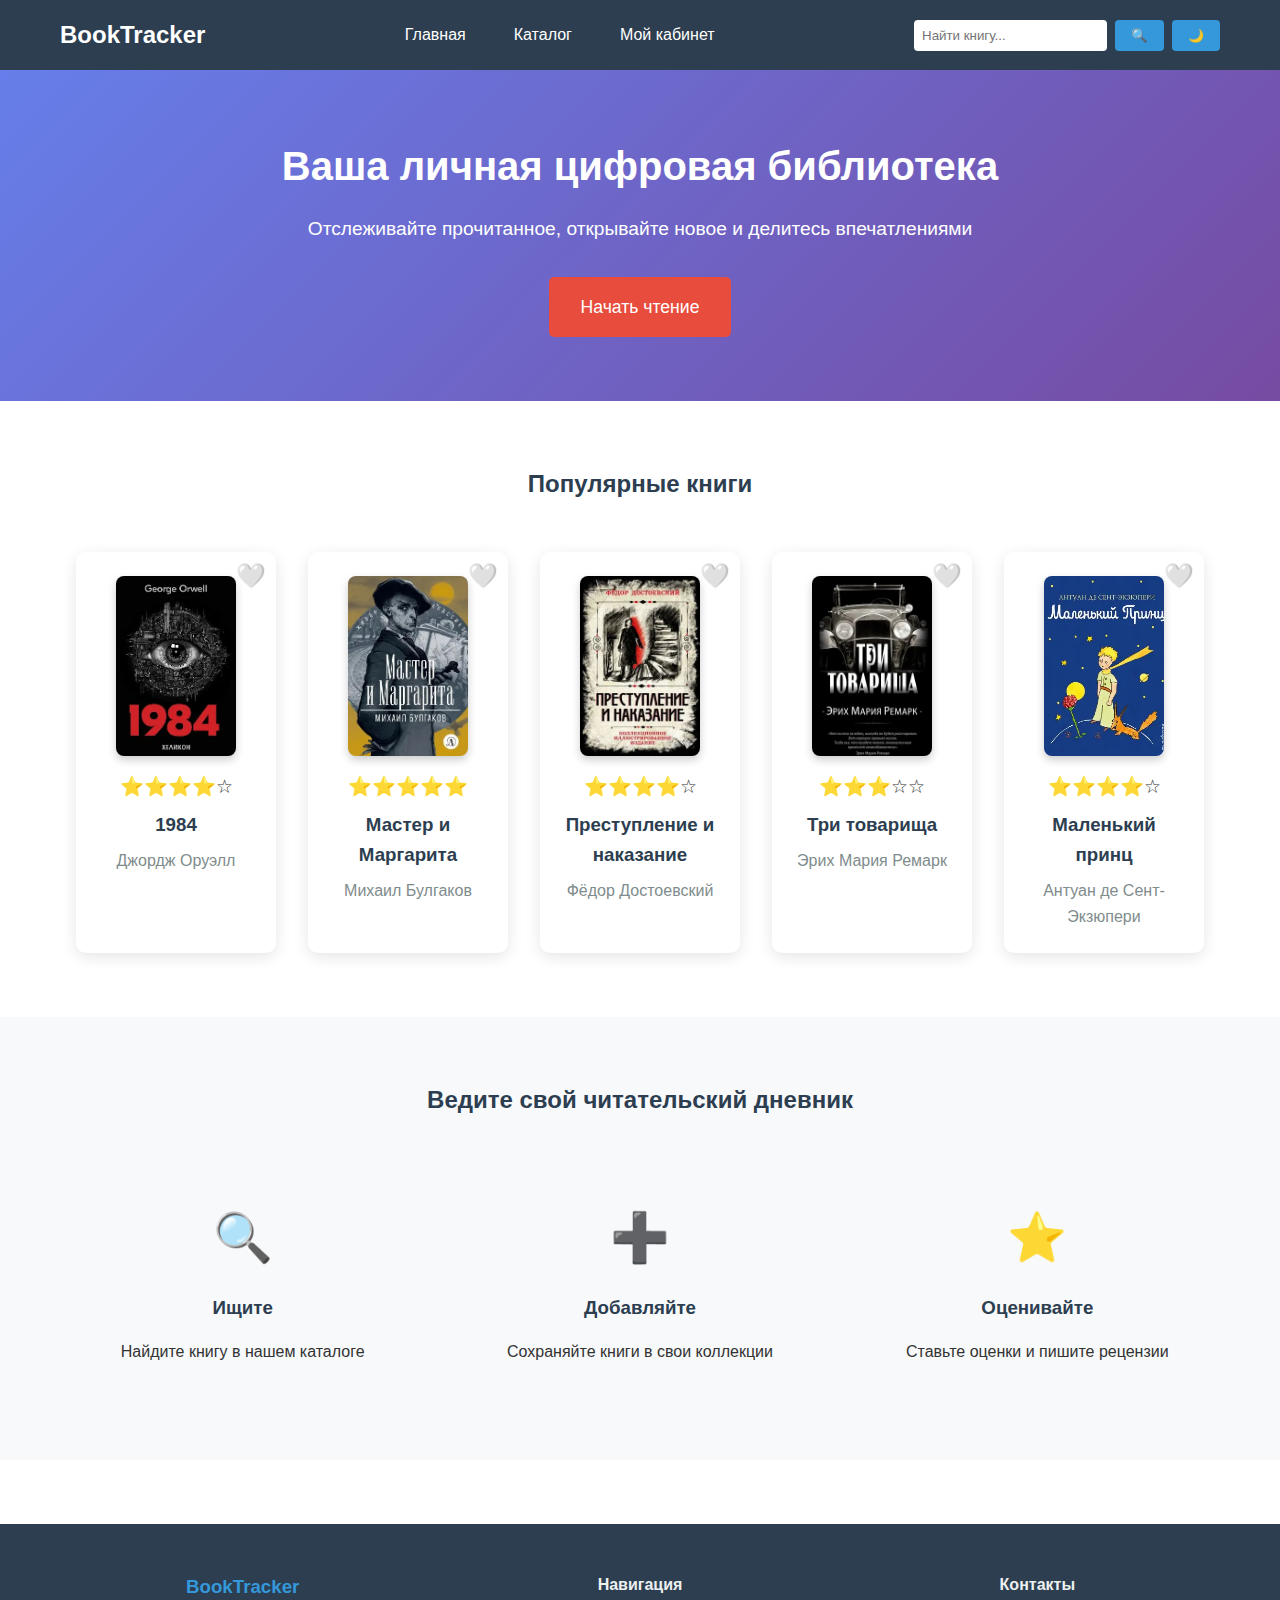
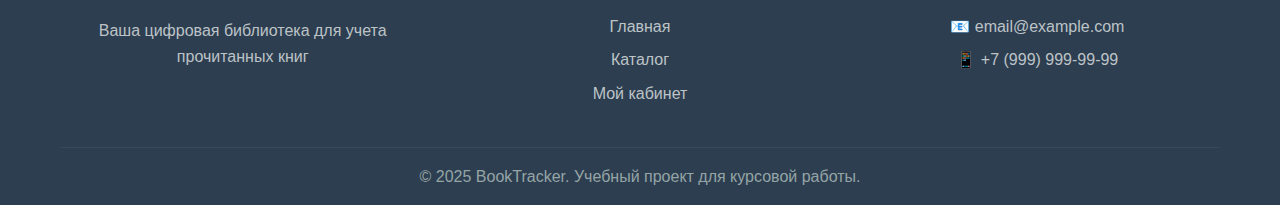
<file: index.html>
<!DOCTYPE html>
<html lang="ru">
<head>
    <meta charset="UTF-8">
    <meta name="viewport" content="width=device-width, initial-scale=1.0">
    <title>BookTracker - Ваша цифровая библиотека</title>
    <link rel="stylesheet" href="css/style.css">
</head>
<body>
    <header class="header">
        <div class="container">
            <div class="logo">BookTracker</div>
            <nav class="nav">
                <a href="index.html" class="nav-link">Главная</a>
                <a href="catalog.html" class="nav-link">Каталог</a>
                <a href="profile.html" class="nav-link">Мой кабинет</a>
            </nav>
           <div class="search">
                <input type="text" placeholder="Найти книгу..." id="searchInput">
                <button onclick="searchBooks()">🔍</button>
                <button class="theme-toggle" onclick="toggleTheme()">🌙</button>
            </div>
        </div>
    </header>

    <section class="hero">
        <div class="container">
            <h1>Ваша личная цифровая библиотека</h1>
            <p>Отслеживайте прочитанное, открывайте новое и делитесь впечатлениями</p>
            <a href="catalog.html" class="btn">Начать чтение</a>
        </div>
    </section>

    <section class="popular">
        <div class="container">
            <h2>Популярные книги</h2>
            <div class="books-grid">
    <div class="book-card" onclick="openBook(1)">
        <div class="book-cover" style="background-image: url('images/1984.webp')"></div>
        <div class="book-rating">⭐️⭐️⭐️⭐️☆</div>
        <h3>1984</h3>
        <p>Джордж Оруэлл</p>
        <button class="favorite-btn" onclick="toggleFavorite(event, 1)">🤍</button>
    </div>
    <div class="book-card" onclick="openBook(2)">
        <div class="book-cover" style="background-image: url('images/master-margarita.webp')"></div>
        <div class="book-rating">⭐️⭐️⭐️⭐️⭐️</div>
        <h3>Мастер и Маргарита</h3>
        <p>Михаил Булгаков</p>
        <button class="favorite-btn" onclick="toggleFavorite(event, 2)">🤍</button>
    </div>
    <div class="book-card" onclick="openBook(3)">
        <div class="book-cover" style="background-image: url('images/prestuplenie.webp')"></div>
        <div class="book-rating">⭐️⭐️⭐️⭐️☆</div>
        <h3>Преступление и наказание</h3>
        <p>Фёдор Достоевский</p>
        <button class="favorite-btn" onclick="toggleFavorite(event, 3)">🤍</button>
    </div>
    <div class="book-card" onclick="openBook(4)">
        <div class="book-cover" style="background-image: url('images/tri-tovarishcha.webp')"></div>
        <div class="book-rating">⭐️⭐️⭐️☆☆</div>
        <h3>Три товарища</h3>
        <p>Эрих Мария Ремарк</p>
        <button class="favorite-btn" onclick="toggleFavorite(event, 4)">🤍</button>
    </div>
    <div class="book-card" onclick="openBook(5)">
        <div class="book-cover" style="background-image: url('images/malenkiy-prints.webp')"></div>
        <div class="book-rating">⭐️⭐️⭐️⭐️☆</div>
        <h3>Маленький принц</h3>
        <p>Антуан де Сент-Экзюпери</p>
        <button class="favorite-btn" onclick="toggleFavorite(event, 5)">🤍</button>
    </div>
</div>
        </div>
    </section>
    <section class="how-it-works">
    <div class="container">
        <h2>Ведите свой читательский дневник</h2>
        <div class="features">
            <div class="feature">
                <div class="feature-icon">🔍</div>
                <h3>Ищите</h3>
                <p>Найдите книгу в нашем каталоге</p>
            </div>
            <div class="feature">
                <div class="feature-icon">➕</div>
                <h3>Добавляйте</h3>
                <p>Сохраняйте книги в свои коллекции</p>
            </div>
            <div class="feature">
                <div class="feature-icon">⭐</div>
                <h3>Оценивайте</h3>
                <p>Ставьте оценки и пишите рецензии</p>
            </div>
        </div>
    </div>
</section>
    <footer class="footer">
    <div class="container">
        <div class="footer-content">
            <div class="footer-section">
                <h3>BookTracker</h3>
                <p>Ваша цифровая библиотека для учета прочитанных книг</p>
            </div>
            <div class="footer-section">
                <h4>Навигация</h4>
                <a href="index.html">Главная</a>
                <a href="catalog.html">Каталог</a>
                <a href="profile.html">Мой кабинет</a>
            </div>
            <div class="footer-section">
                <h4>Контакты</h4>
                <p>📧 email@example.com</p>
                <p>📱 +7 (999) 999-99-99</p>
            </div>
        </div>
        <div class="footer-bottom">
            <p>© 2025 BookTracker. Учебный проект для курсовой работы.</p>
        </div>
    </div>
</footer>

    <script src="js/script.js"></script>
</body>
</html>
</file>
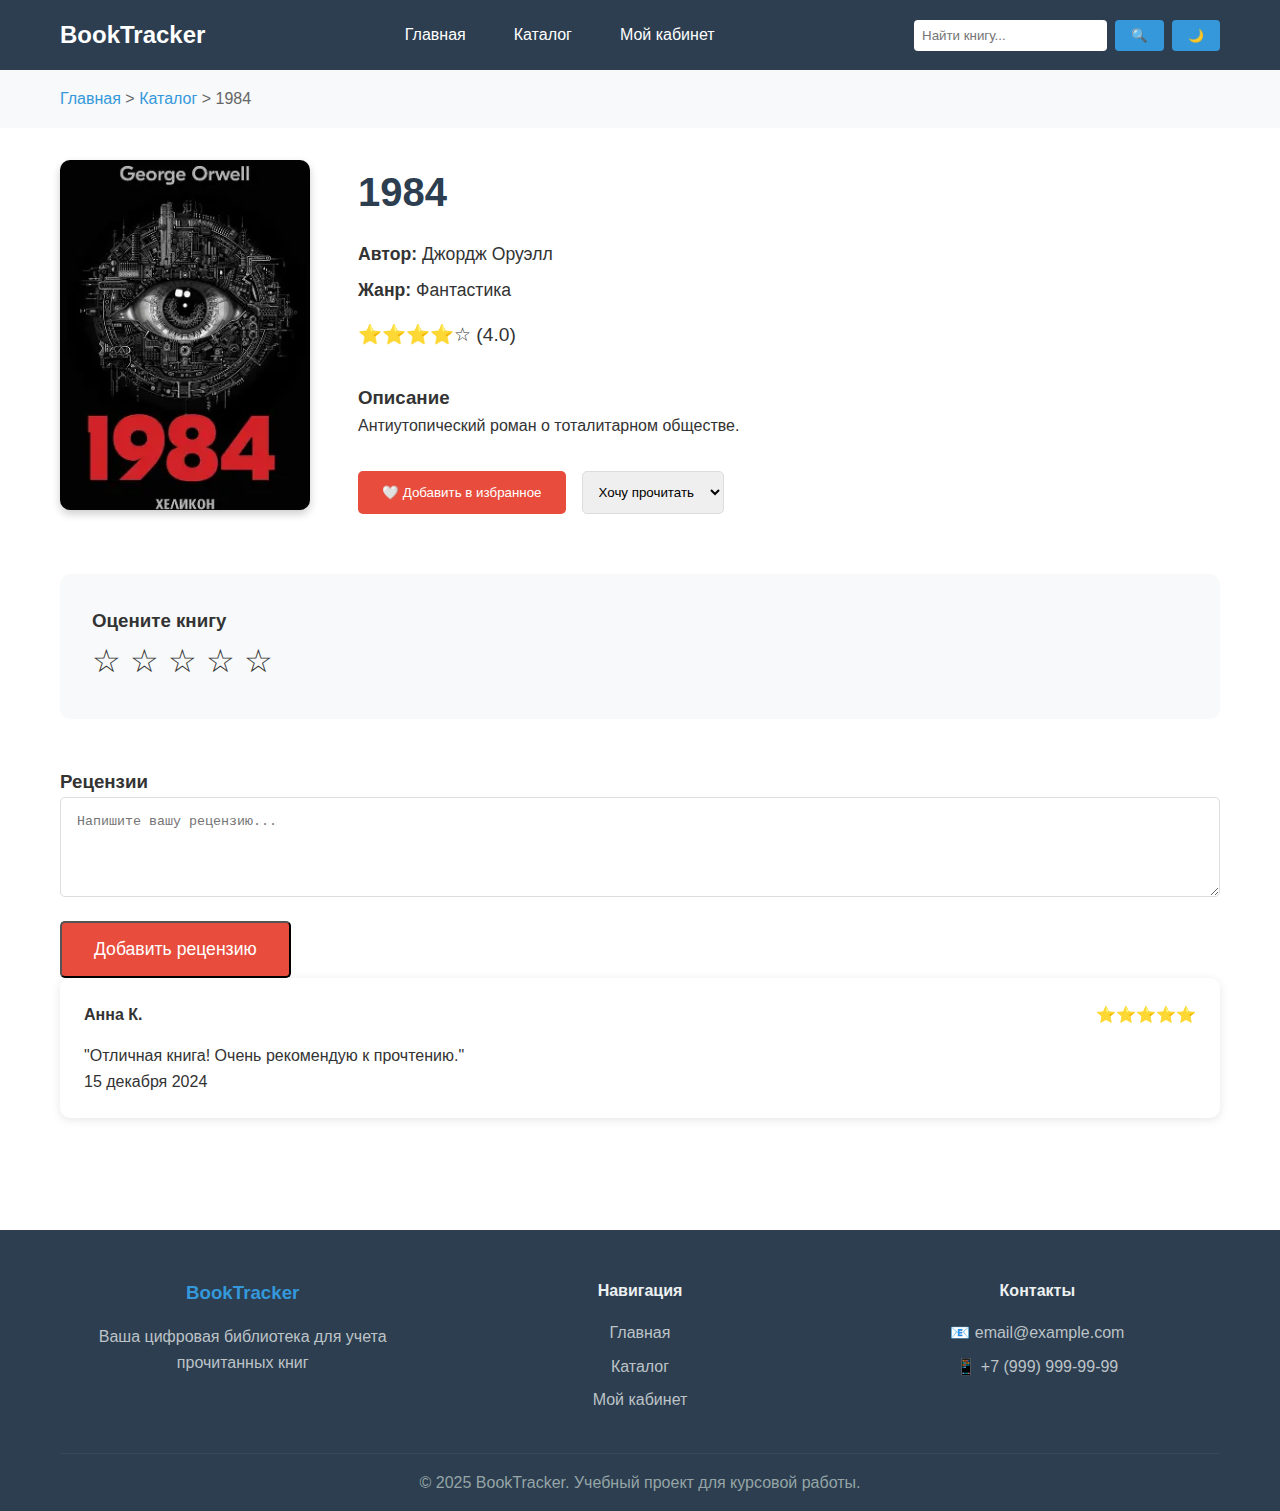
<file: book.html>
<!DOCTYPE html>
<html lang="ru">
<head>
    <meta charset="UTF-8">
    <meta name="viewport" content="width=device-width, initial-scale=1.0">
    <title>BookTracker</title>
    <link rel="stylesheet" href="css/style.css">
</head>
<body>
    <header class="header">
        <div class="container">
            <div class="logo">BookTracker</div>
            <nav class="nav">
                <a href="index.html" class="nav-link">Главная</a>
                <a href="catalog.html" class="nav-link">Каталог</a>
                <a href="profile.html" class="nav-link">Мой кабинет</a>
            </nav>
            <div class="search">
                <input type="text" placeholder="Найти книгу..." id="searchInput">
                <button onclick="searchBooks()">🔍</button>
                <button class="theme-toggle" onclick="toggleTheme()">🌙</button>
            </div>
        </div>
    </header>

    <div class="breadcrumbs">
        <div class="container">
            <a href="index.html">Главная</a> > 
            <a href="catalog.html">Каталог</a> > 
            <span id="bookTitle">Книга</span>
        </div>
    </div>

    <main class="main">
        <section class="book-detail">
            <div class="container">
                <div class="book-layout">
                    <div class="book-cover-large">
                        <div class="book-cover" id="bookCover" style="width: 250px; height: 350px; border-radius: 10px; background-size: cover; background-position: center;"></div>
                    </div>
                    
                    <div class="book-info">
                        <h1 id="bookTitleHeader">Название книги</h1>
                        <div class="book-meta">
                            <p><strong>Автор:</strong> <span id="bookAuthor">Автор</span></p>
                            <p><strong>Жанр:</strong> <span id="bookGenre">Жанр</span></p>
                            <div class="book-rating-large" id="bookRating">⭐️⭐️⭐️⭐️⭐️ (5.0)</div>
                        </div>
                        
                        <div class="book-description">
                            <h3>Описание</h3>
                            <p id="bookDescription">Описание книги появится здесь...</p>
                        </div>
                        
                        <div class="book-actions">
                            <button class="btn-favorite" id="favoriteBtn" onclick="toggleFavorite(event, getBookId())">🤍 Добавить в избранное</button>
                            <select class="btn-status">
                                <option>Хочу прочитать</option>
                                <option>Читаю сейчас</option>
                                <option>Прочитано</option>
                            </select>
                        </div>
                    </div>
                </div>
                
                <div class="rating-section">
                    <h3>Оцените книгу</h3>
                    <div class="star-rating">
                        <span onclick="rateBook(1)">☆</span>
                        <span onclick="rateBook(2)">☆</span>
                        <span onclick="rateBook(3)">☆</span>
                        <span onclick="rateBook(4)">☆</span>
                        <span onclick="rateBook(5)">☆</span>
                    </div>
                </div>
                
                <div class="reviews-section">
                    <h3>Рецензии</h3>
                    <div class="review-form">
                        <textarea placeholder="Напишите вашу рецензию..." id="reviewText"></textarea>
                        <button class="btn" onclick="addReview()">Добавить рецензию</button>
                    </div>
                    
                    <div class="reviews-list" id="reviewsList">
                        <div class="review">
                            <div class="review-header">
                                <strong>Анна К.</strong>
                                <div class="review-rating">⭐️⭐️⭐️⭐️⭐️</div>
                            </div>
                            <p>"Отличная книга! Очень рекомендую к прочтению."</p>
                            <div class="review-date">15 декабря 2024</div>
                        </div>
                    </div>
                </div>
            </div>
        </section>
    </main>

    <footer class="footer">
    <div class="container">
        <div class="footer-content">
            <div class="footer-section">
                <h3>BookTracker</h3>
                <p>Ваша цифровая библиотека для учета прочитанных книг</p>
            </div>
            <div class="footer-section">
                <h4>Навигация</h4>
                <a href="index.html">Главная</a>
                <a href="catalog.html">Каталог</a>
                <a href="profile.html">Мой кабинет</a>
            </div>
            <div class="footer-section">
                <h4>Контакты</h4>
                <p>📧 email@example.com</p>
                <p>📱 +7 (999) 999-99-99</p>
            </div>
        </div>
        <div class="footer-bottom">
            <p>© 2025 BookTracker. Учебный проект для курсовой работы.</p>
        </div>
    </div>
</footer>
 <script src="js/script.js"></script>
    <script>
        function getBookId() {
            const urlParams = new URLSearchParams(window.location.search);
            return parseInt(urlParams.get('id')) || 1;
        }

        function loadBookData() {
            const bookId = getBookId();
            const book = window.books.find(b => b.id === bookId) || window.books[0];
            
            if (book) {
                document.getElementById('bookTitle').textContent = book.title;
                document.getElementById('bookTitleHeader').textContent = book.title;
                document.getElementById('bookAuthor').textContent = book.author;
                document.getElementById('bookGenre').textContent = getGenreName(book.genre);
                document.getElementById('bookDescription').textContent = book.description;
                document.getElementById('bookCover').style.backgroundImage = `url('${book.coverImage}')`;
                
                const ratingElement = document.getElementById('bookRating');
                ratingElement.innerHTML = `${'⭐'.repeat(book.rating)}${'☆'.repeat(5-book.rating)} (${book.rating}.0)`;
                
                document.title = `${book.title} - BookTracker`;
                updateFavoriteButton();
            }
        }

        function getGenreName(genre) {
            const genres = {
                'fantasy': 'Фантастика',
                'classic': 'Классика', 
                'drama': 'Драма'
            };
            return genres[genre] || genre;
        }

        function updateFavoriteButton() {
            const favoriteBtn = document.getElementById('favoriteBtn');
            if (!favoriteBtn) return;
            
            const bookId = getBookId();
            const favorites = JSON.parse(localStorage.getItem('favorites')) || [];
            const isFavorite = favorites.includes(bookId);
            
            favoriteBtn.textContent = isFavorite ? '❤️ В избранном' : '🤍 Добавить в избранное';
        }

        function rateBook(rating) {
            const stars = document.querySelectorAll('.star-rating span');
            stars.forEach((star, index) => {
                star.textContent = index < rating ? '⭐' : '☆';
            });
            alert(`Вы поставили оценку: ${rating} звезд`);
        }

        function addReview() {
            const reviewText = document.getElementById('reviewText');
            if (!reviewText || reviewText.value.trim() === '') {
                alert('Введите текст рецензии!');
                return;
            }
            
            const reviewsList = document.getElementById('reviewsList');
            const newReview = document.createElement('div');
            newReview.className = 'review';
            newReview.innerHTML = `
                <div class="review-header">
                    <strong>Вы</strong>
                    <div class="review-rating">⭐️⭐️⭐️⭐️⭐️</div>
                </div>
                <p>"${reviewText.value}"</p>
                <div class="review-date">Только что</div>
            `;
            
            reviewsList.prepend(newReview);
            reviewText.value = '';
        }

        document.addEventListener('DOMContentLoaded', function() {
            loadBookData();
        });
    </script>
   
</body>
</html>
</file>
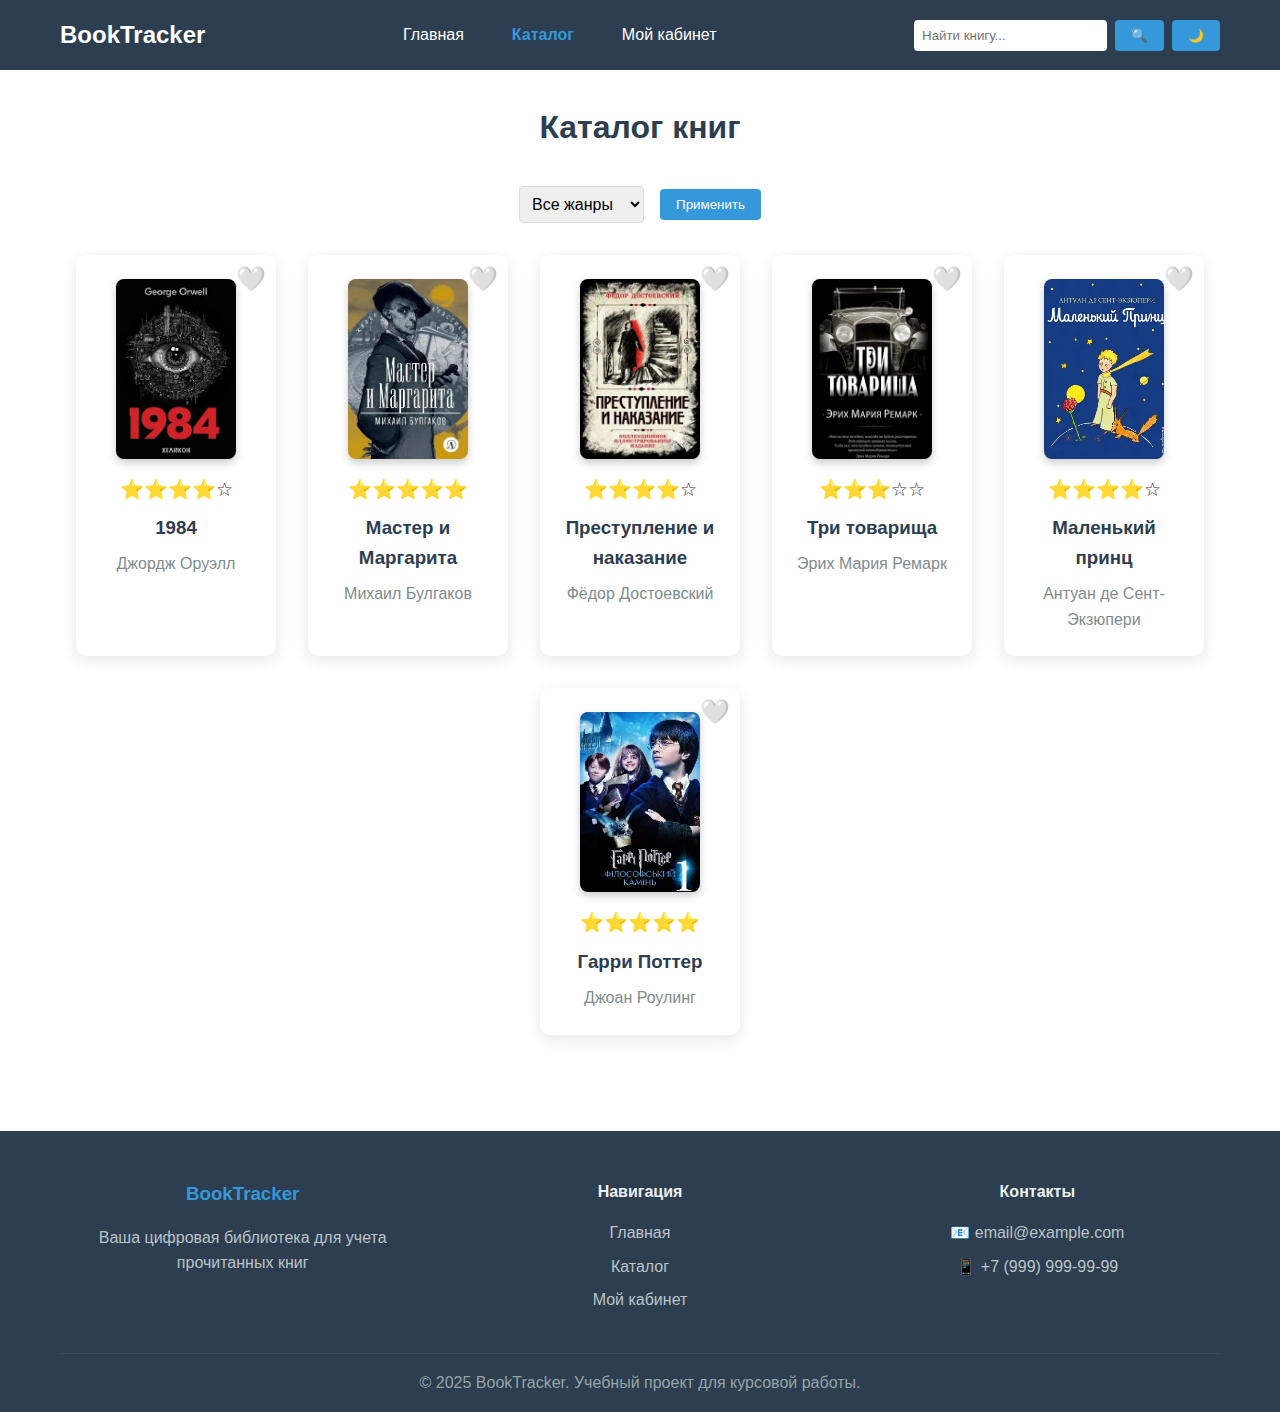
<file: catalog.html>
<!DOCTYPE html>
<html lang="ru">
<head>
    <meta charset="UTF-8">
    <meta name="viewport" content="width=device-width, initial-scale=1.0">
    <title>Каталог книг - BookTracker</title>
    <link rel="stylesheet" href="css/style.css">
</head>
<body>
    <header class="header">
        <div class="container">
            <div class="logo">BookTracker</div>
            <nav class="nav">
                <a href="index.html" class="nav-link">Главная</a>
                <a href="catalog.html" class="nav-link active">Каталог</a>
                <a href="profile.html" class="nav-link">Мой кабинет</a>
            </nav>
            <div class="search">
                <input type="text" placeholder="Найти книгу..." id="searchInput">
                <button onclick="searchBooks()">🔍</button>
                <button class="theme-toggle" onclick="toggleTheme()">🌙</button>
            </div>
        </div>
    </header>

    <main class="main">
        <section class="catalog">
            <div class="container">
                <h1>Каталог книг</h1>
                
                <div class="filters">
                    <select id="genreFilter">
                        <option value="all">Все жанры</option>
                        <option value="fantasy">Фантастика</option>
                        <option value="classic">Классика</option>
                        <option value="drama">Драма</option>
                    </select>
                    <button onclick="applyFilters()">Применить</button>
                </div>

                <div class="books-grid" id="booksGrid"></div>
            </div>
        </section>
    </main>

    <footer class="footer">
    <div class="container">
        <div class="footer-content">
            <div class="footer-section">
                <h3>BookTracker</h3>
                <p>Ваша цифровая библиотека для учета прочитанных книг</p>
            </div>
            <div class="footer-section">
                <h4>Навигация</h4>
                <a href="index.html">Главная</a>
                <a href="catalog.html">Каталог</a>
                <a href="profile.html">Мой кабинет</a>
            </div>
            <div class="footer-section">
                <h4>Контакты</h4>
                <p>📧 email@example.com</p>
                <p>📱 +7 (999) 999-99-99</p>
            </div>
        </div>
        <div class="footer-bottom">
            <p>© 2025 BookTracker. Учебный проект для курсовой работы.</p>
        </div>
    </div>
</footer>

    <script src="js/script.js"></script>
</body>
</html>
</file>
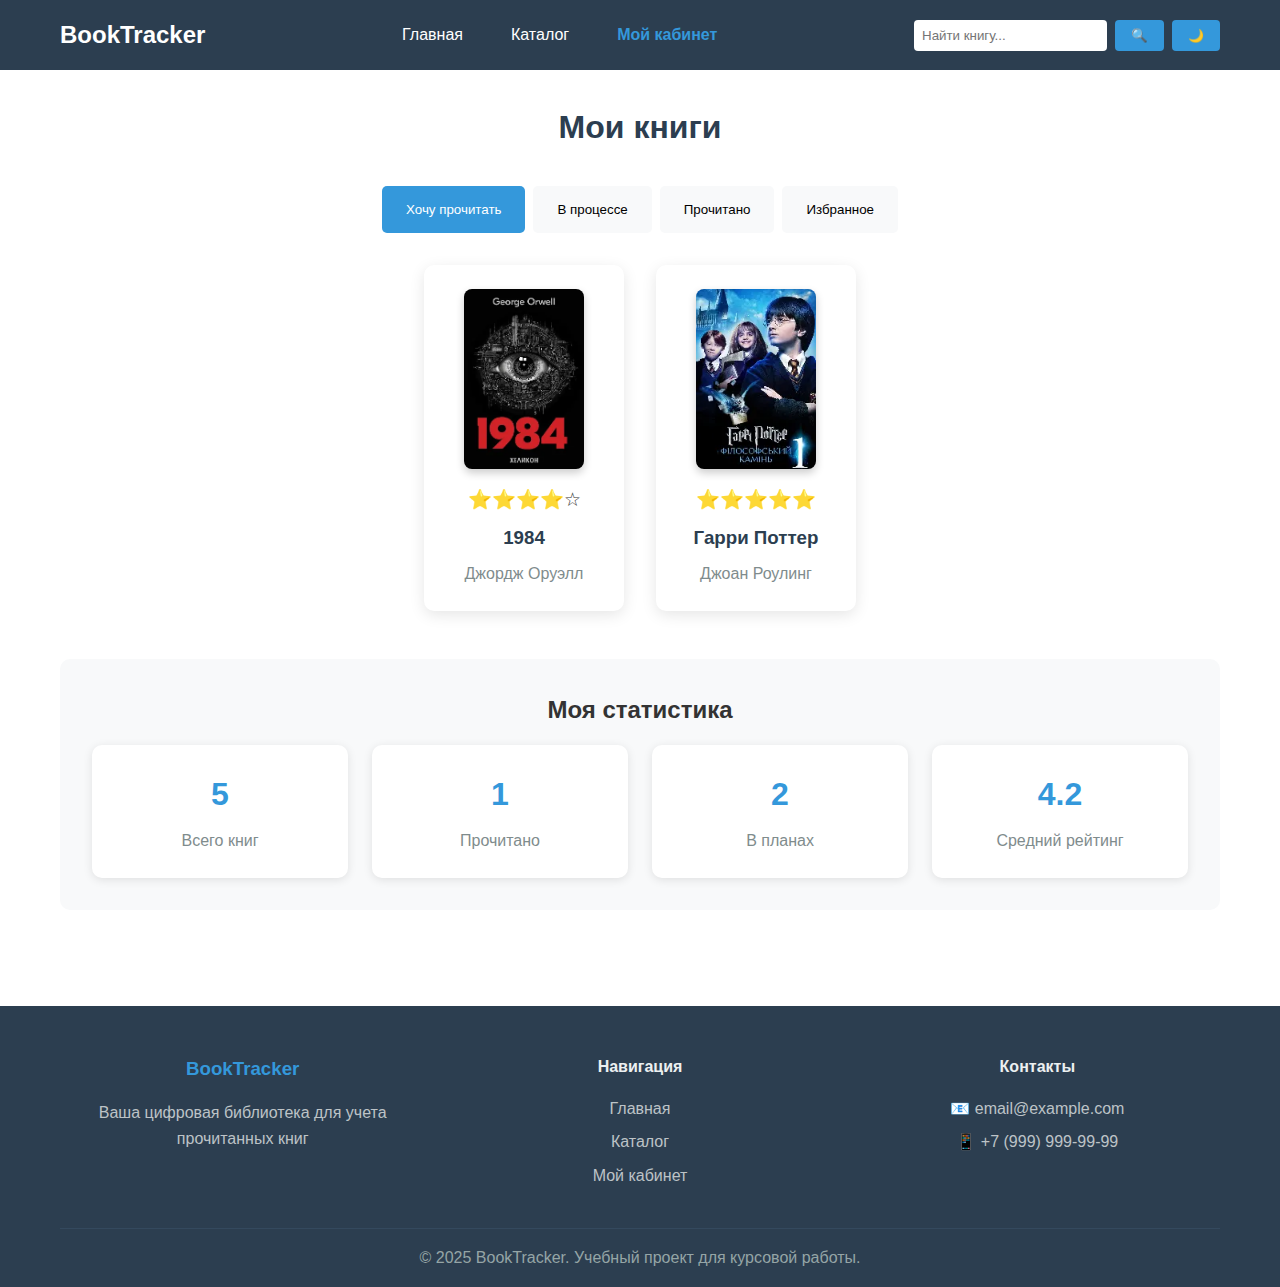
<file: profile.html>
<!DOCTYPE html>
<html lang="ru">
<head>
    <meta charset="UTF-8">
    <meta name="viewport" content="width=device-width, initial-scale=1.0">
    <title>Мой кабинет - BookTracker</title>
    <link rel="stylesheet" href="css/style.css">
</head>
<body>
    <header class="header">
        <div class="container">
            <div class="logo">BookTracker</div>
            <nav class="nav">
                <a href="index.html" class="nav-link">Главная</a>
                <a href="catalog.html" class="nav-link">Каталог</a>
                <a href="profile.html" class="nav-link active">Мой кабинет</a>
            </nav>
            <div class="search">
                <input type="text" placeholder="Найти книгу..." id="searchInput">
                <button onclick="searchBooks()">🔍</button>
                <button class="theme-toggle" onclick="toggleTheme()">🌙</button>
            </div>
        </div>
    </header>

    <main class="main">
        <section class="profile">
            <div class="container">
                <h1>Мои книги</h1>
                
               <div class="tabs">
                    <button class="tab-btn active" onclick="openTab('want-to-read', event)">Хочу прочитать</button>
                    <button class="tab-btn" onclick="openTab('reading', event)">В процессе</button>
                    <button class="tab-btn" onclick="openTab('read', event)">Прочитано</button>
                    <button class="tab-btn" onclick="openTab('favorites', event)">Избранное</button>
                </div>

                <div id="want-to-read" class="tab-content active">
                    <div class="books-grid">
                <div class="book-card">
                    <div class="book-cover" style="background-image: url('images/1984.webp')"></div>
                    <div class="book-rating">⭐️⭐️⭐️⭐️☆</div>
                    <h3>1984</h3>
                    <p>Джордж Оруэлл</p>
                    <button class="remove-btn" onclick="removeBook(this)">✕</button>
                </div>
                <div class="book-card">
                    <div class="book-cover" style="background-image: url('images/garri-potter.webp')"></div>
                    <div class="book-rating">⭐️⭐️⭐️⭐️⭐️</div>
                    <h3>Гарри Поттер</h3>
                    <p>Джоан Роулинг</p>
                    <button class="remove-btn" onclick="removeBook(this)">✕</button>
                </div>
                    </div>
                </div>

                <div id="reading" class="tab-content">
                    <div class="books-grid">
                       <div class="book-card">
                        <div class="book-cover" style="background-image: url('images/master-margarita.webp')"></div>
                        <div class="book-rating">⭐️⭐️⭐️⭐️⭐️</div>
                        <h3>Мастер и Маргарита</h3>
                        <p>Михаил Булгаков</p>
                        <button class="remove-btn" onclick="removeBook(this)">✕</button>
                    </div>
                    </div>
                </div>

                <div id="read" class="tab-content">
                    <div class="books-grid">
                        <div class="book-card">
                            <div class="book-cover" style="background-image: url('images/prestuplenie.webp')"></div>
                            <div class="book-rating">⭐️⭐️⭐️⭐️☆</div>
                            <h3>Преступление и наказание</h3>
                            <p>Фёдор Достоевский</p>
                            <button class="remove-btn" onclick="removeBook(this)">✕</button>
                        </div>
                    </div>
                </div>

                <div id="favorites" class="tab-content">
                    <div class="books-grid">
                        <div class="book-card">
                            <div class="book-cover" style="background-image: url('images/malenkiy-prints.webp')"></div>
                            <div class="book-rating">⭐️⭐️⭐️⭐️☆</div>
                            <h3>Маленький принц</h3>
                            <p>Антуан де Сент-Экзюпери</p>
                            <button class="remove-btn" onclick="removeBook(this)">✕</button>
                        </div>
                    </div>
                </div>

                <div class="stats">
                    <h2>Моя статистика</h2>
                    <div class="stats-grid">
                        <div class="stat-card">
                            <h3>5</h3>
                            <p>Всего книг</p>
                        </div>
                        <div class="stat-card">
                            <h3>1</h3>
                            <p>Прочитано</p>
                        </div>
                        <div class="stat-card">
                            <h3>2</h3>
                            <p>В планах</p>
                        </div>
                        <div class="stat-card">
                            <h3>4.2</h3>
                            <p>Средний рейтинг</p>
                        </div>
                    </div>
                </div>
            </div>
        </section>
    </main>

    <footer class="footer">
    <div class="container">
        <div class="footer-content">
            <div class="footer-section">
                <h3>BookTracker</h3>
                <p>Ваша цифровая библиотека для учета прочитанных книг</p>
            </div>
            <div class="footer-section">
                <h4>Навигация</h4>
                <a href="index.html">Главная</a>
                <a href="catalog.html">Каталог</a>
                <a href="profile.html">Мой кабинет</a>
            </div>
            <div class="footer-section">
                <h4>Контакты</h4>
                <p>📧 email@example.com</p>
                <p>📱 +7 (999) 999-99-99</p>
            </div>
        </div>
        <div class="footer-bottom">
            <p>© 2025 BookTracker. Учебный проект для курсовой работы.</p>
        </div>
    </div>
</footer>

    <script src="js/script.js"></script>
</body>
</html>
</file>
<file: css/style.css>
/* БАЗОВЫЕ СТИЛИ */
* {
    margin: 0;
    padding: 0;
    box-sizing: border-box;
}

body {
    font-family: Arial, sans-serif;
    line-height: 1.6;
    color: #333;
    background: white;
}

.container {
    max-width: 1200px;
    margin: 0 auto;
    padding: 0 20px;
}

/* ШАПКА */
.header {
    background: #2c3e50;
    color: white;
    padding: 1rem 0;
}

.header .container {
    display: flex;
    justify-content: space-between;
    align-items: center;
}

.logo {
    font-size: 1.5rem;
    font-weight: bold;
}

.nav {
    display: flex;
    gap: 3rem;
}

.nav-link {
    color: white;
    text-decoration: none;
}

.nav-link:hover {
    color: #3498db;
}

.nav-link.active {
    color: #3498db;
    font-weight: bold;
}

.search {
    display: flex;
    gap: 0.5rem;
    align-items: center;
}

.search input {
    padding: 0.5rem;
    border: none;
    border-radius: 4px;
}

.search button {
    background: #3498db;
    color: white;
    border: none;
    padding: 0.5rem 1rem;
    border-radius: 4px;
    cursor: pointer;
}

.theme-toggle {
    background: none;
    border: none;
    font-size: 0.8rem;
    cursor: pointer;
    padding: 0.5rem;
}

/* ГЛАВНАЯ */
.hero {
    background: linear-gradient(135deg, #667eea 0%, #764ba2 100%);
    color: white;
    padding: 4rem 0;
    text-align: center;
}

.hero h1 {
    font-size: 2.5rem;
    margin-bottom: 1rem;
}

.hero p {
    font-size: 1.2rem;
    margin-bottom: 2rem;
}

.btn {
    display: inline-block;
    background: #e74c3c;
    color: white;
    padding: 1rem 2rem;
    text-decoration: none;
    border-radius: 5px;
    font-size: 1.1rem;
}


.popular {
    padding: 4rem 0;
}

.popular h2 {
    text-align: center;
    margin-bottom: 3rem;
    color: #2c3e50;
}

.books-grid {
    display: flex;
    justify-content: center;
    gap: 2rem;
    flex-wrap: wrap;
}

.book-card {
    background: white;
    padding: 1.5rem;
    border-radius: 10px;
    box-shadow: 0 4px 15px rgba(0,0,0,0.1);
    text-align: center;
    width: 200px;
    position: relative;
    cursor: pointer;
    transition: transform 0.3s;
}

.book-card:hover {
    transform: translateY(-5px);
}

.book-cover {
    width: 120px;
    height: 180px;
    background: #3498db;
    margin: 0 auto 1rem;
    border-radius: 8px;
}

.book-rating {
    margin: 0.5rem 0;
    font-size: 1.2rem;
}

.book-card h3 {
    margin: 0.5rem 0;
    color: #2c3e50;
}

.book-card p {
    color: #7f8c8d;
}

.favorite-btn {
    background: none;
    border: none;
    font-size: 1.5rem;
    cursor: pointer;
    position: absolute;
    top: 10px;
    right: 10px;
}

/* КАТАЛОГ */
.catalog {
    padding: 2rem 0;
}

.catalog h1 {
    text-align: center;
    margin-bottom: 2rem;
    color: #2c3e50;
}

.filters {
    display: flex;
    gap: 1rem;
    margin: 2rem 0;
    justify-content: center;
    align-items: center;
}

.filters select {
    padding: 0.5rem;
    border: 1px solid #ddd;
    border-radius: 4px;
    font-size: 1rem;
}

.filters button {
    background: #3498db;
    color: white;
    border: none;
    padding: 0.5rem 1rem;
    border-radius: 4px;
    cursor: pointer;
}

/* СТРАНИЦА КНИГИ */
.breadcrumbs {
    background: #f8f9fa;
    padding: 1rem 0;
    color: #666;
}

.breadcrumbs a {
    color: #3498db;
    text-decoration: none;
}

.book-detail {
    padding: 2rem 0;
}

.book-layout {
    display: flex;
    gap: 3rem;
    margin-bottom: 3rem;
}

.book-cover-large {
    flex-shrink: 0;
}

.book-info h1 {
    font-size: 2.5rem;
    margin-bottom: 1rem;
    color: #2c3e50;
}

.book-meta {
    margin-bottom: 2rem;
}

.book-meta p {
    margin: 0.5rem 0;
    font-size: 1.1rem;
}

.book-rating-large {
    font-size: 1.2rem;
    margin: 1rem 0;
}

.book-description {
    margin-bottom: 2rem;
}

.book-actions {
    display: flex;
    gap: 1rem;
    flex-wrap: wrap;
}

.btn-favorite {
    background: #e74c3c;
    color: white;
    border: none;
    padding: 0.75rem 1.5rem;
    border-radius: 5px;
    cursor: pointer;
}

.btn-status {
    padding: 0.75rem;
    border: 1px solid #ddd;
    border-radius: 5px;
}

.rating-section {
    margin: 2rem 0;
    padding: 2rem;
    background: #f8f9fa;
    border-radius: 10px;
}

.star-rating {
    font-size: 2rem;
    cursor: pointer;
}

.reviews-section {
    margin-top: 3rem;
}

.review-form textarea {
    width: 100%;
    height: 100px;
    padding: 1rem;
    border: 1px solid #ddd;
    border-radius: 5px;
    margin-bottom: 1rem;
    resize: vertical;
}

.review {
    background: white;
    padding: 1.5rem;
    border-radius: 10px;
    box-shadow: 0 2px 10px rgba(0,0,0,0.1);
    margin-bottom: 1rem;
}

.review-header {
    display: flex;
    justify-content: space-between;
    align-items: center;
    margin-bottom: 1rem;
}

/* ЛИЧНЫЙ КАБИНЕТ */
.profile {
    padding: 2rem 0;
}

.profile h1 {
    text-align: center;
    margin-bottom: 2rem;
    color: #2c3e50;
}

.tabs {
    display: flex;
    justify-content: center;
    margin-bottom: 2rem;
    gap: 0.5rem;
}

.tab-btn {
    background: #f8f9fa;
    border: none;
    padding: 1rem 1.5rem;
    cursor: pointer;
    border-radius: 5px;
}

.tab-btn.active {
    background: #3498db;
    color: white;
}

.tab-content {
    display: none;
    margin-bottom: 3rem;
}

.tab-content.active {
    display: block;
}

.remove-btn {
    background: #e74c3c;
    color: white;
    border: none;
    border-radius: 50%;
    width: 30px;
    height: 30px;
    cursor: pointer;
    position: absolute;
    top: 10px;
    right: 10px;
    opacity: 0;
    transition: opacity 0.3s;
}

.book-card:hover .remove-btn {
    opacity: 1;
}

.stats {
    margin-top: 3rem;
    padding: 2rem;
    background: #f8f9fa;
    border-radius: 10px;
    text-align: center;
}

.stats-grid {
    display: grid;
    grid-template-columns: repeat(auto-fit, minmax(150px, 1fr));
    gap: 1.5rem;
    margin-top: 1rem;
}

.stat-card {
    background: white;
    padding: 1.5rem;
    border-radius: 10px;
    text-align: center;
    box-shadow: 0 2px 10px rgba(0,0,0,0.1);
}

.stat-card h3 {
    font-size: 2rem;
    color: #3498db;
    margin-bottom: 0.5rem;
}

.stat-card p {
    color: #7f8c8d;
    margin: 0;
}

/* ПОДВАЛ */
.footer {
    background: #34495e;
    color: white;
    padding: 2rem 0;
    text-align: center;
    margin-top: 2rem;
}


/* Блок "Как это работает" */
.how-it-works {
    background: #f8f9fa;
    padding: 4rem 0;
    text-align: center;
}

.how-it-works h2 {
    margin-bottom: 3rem;
    color: #2c3e50;
}

.features {
    display: grid;
    grid-template-columns: repeat(auto-fit, minmax(250px, 1fr));
    gap: 2rem;
    margin-top: 2rem;
}

.feature {
    padding: 2rem;
}

.feature-icon {
    font-size: 3rem;
    margin-bottom: 1rem;
}

.feature h3 {
    margin: 1rem 0;
    color: #2c3e50;
}


.book-cover {
    width: 120px;
    height: 180px;
    margin: 0 auto 1rem;
    border-radius: 8px;
    box-shadow: 0 4px 8px rgba(0,0,0,0.2);
    background-size: cover;
    background-position: center;
}
/* ПОДВАЛ */
.footer {
    background: #2c3e50;
    color: white;
    padding: 3rem 0 1rem;
    margin-top: 4rem;
}

.footer-content {
    display: grid;
    grid-template-columns: repeat(auto-fit, minmax(250px, 1fr));
    gap: 2rem;
    margin-bottom: 2rem;
}

.footer-section h3 {
    color: #3498db;
    margin-bottom: 1rem;
}

.footer-section h4 {
    color: #ecf0f1;
    margin-bottom: 1rem;
}

.footer-section a {
    color: #bdc3c7;
    text-decoration: none;
    display: block;
    margin-bottom: 0.5rem;
}

.footer-section a:hover {
    color: #3498db;
}

.footer-section p {
    color: #bdc3c7;
    margin-bottom: 0.5rem;
}

.footer-bottom {
    border-top: 1px solid #34495e;
    padding-top: 1rem;
    text-align: center;
    color: #95a5a6;
}

/* Темная тема для подвала */
.no-results {
    text-align: center;
    padding: 3rem;
    color: #7f8c8d;
    font-size: 1.2rem;
    grid-column: 1 / -1;
}


@media (max-width: 768px) {
    .header .container {
        flex-direction: column;
        gap: 1rem;
        text-align: center;
    }
    
    .nav {
        flex-wrap: wrap;
        justify-content: center;
        gap: 1rem;
    }
    
    .search {
        order: -1; /* Поиск первым */
        width: 100%;
        justify-content: center;
    }
    
    .search input {
        width: 200px;
    }
    
    .books-grid {
        grid-template-columns: repeat(2, 1fr);
        gap: 1rem;
    }
    
    .book-card {
        width: 100%;
    }
    
    .book-layout {
        flex-direction: column;
        text-align: center;
    }
    
    .book-cover-large {
        margin-bottom: 2rem;
    }
    
    .tabs {
        flex-wrap: wrap;
    }
    
    .tab-btn {
        flex: 1;
        min-width: 120px;
    }
}

@media (max-width: 480px) {
    .books-grid {
        grid-template-columns: 1fr;
    }
    
    .footer-content {
        grid-template-columns: 1fr;
        text-align: center;
    }
    
    .hero h1 {
        font-size: 2rem;
    }
    
    .hero p {
        font-size: 1rem;
    }
}

/* ПРОСТОЙ ПРОГРЕСС */
.simple-progress {
    margin: 10px 0;
    text-align: center;
}

.progress-text {
    font-size: 14px;
    color: #2c3e50;
    margin-bottom: 5px;
    font-weight: bold;
}

.progress-btn {
    background: #3498db;
    color: white;
    border: none;
    padding: 5px 10px;
    margin: 2px;
    border-radius: 4px;
    cursor: pointer;
    font-size: 12px;
}

.progress-btn:hover {
    background: #2980b9;
}


/* СЛУЧАЙНАЯ КНИГА */
.random-book {
    background: #f8f9fa;
    padding: 3rem 0;
    text-align: center;
    margin: 20px;
}

.btn-random {
    background: #9b59b6;
    color: white;
    border: none;
    padding: 1rem 2rem;
    border-radius: 5px;
    cursor: pointer;
    font-size: 1.1rem;
    margin: 1rem 0;
}

.btn-random:hover {
    background: #8e44ad;
}

.random-result {
    margin-top: 1rem;
    padding: 1rem;
    background: white;
    border-radius: 10px;
    box-shadow: 0 2px 10px rgba(0,0,0,0.1);
    display: none;
}

.random-result.show {
    display: block;
}


/* БЫСТРЫЙ ПРОСМОТР КНИГИ */
.book-preview {
    position: absolute;
    top: 100%;
    left: 0;
    width: 300px;
    background: white;
    border-radius: 10px;
    box-shadow: 0 5px 20px rgba(0,0,0,0.2);
    padding: 1rem;
    z-index: 100;
    opacity: 0;
    visibility: hidden;
    transition: all 0.3s ease;
    text-align: left;
}

.book-card:hover .book-preview {
    opacity: 1;
    visibility: visible;
    transform: translateY(10px);
}

.preview-content h4 {
    margin-bottom: 0.5rem;
    color: #2c3e50;
}

.preview-content p {
    font-size: 0.9rem;
    color: #7f8c8d;
    margin-bottom: 0.5rem;
}

.preview-actions {
    display: flex;
    gap: 0.5rem;
    margin-top: 1rem;
}

/* ТЕМНАЯ ТЕМА */
body.dark-theme {
    background: #1a1a1a;
    color: white;
}

body.dark-theme .header {
    background: #2c3e50;
}

body.dark-theme .book-card {
    background: #2d2d2d;
    color: white;
}

body.dark-theme .book-card h3 {
    color: white;
}

body.dark-theme .book-card p {
    color: #ccc;
}

body.dark-theme .stat-card {
    background: #2d2d2d;
    color: white;
}

body.dark-theme .stat-card p {
    color: #ccc;
}

body.dark-theme .footer {
    background: #34495e;
}

body.dark-theme .stats {
    background: #2d2d2d;
}

body.dark-theme .breadcrumbs {
    background: #2d2d2d;
    color: #ccc;
}

body.dark-theme .rating-section {
    background: #2d2d2d;
}

body.dark-theme .review {
    background: #2d2d2d;
    color: white;
}

body.dark-theme .footer {
    background: #1a252f;
}

body.dark-theme .footer-bottom {
    border-top-color: #2c3e50;
}
body.dark-theme {
    background: #1a1a1a;
    color: #e0e0e0;
}

body.dark-theme .how-it-works {
    background: #2d2d2d;
}

body.dark-theme .feature h3 {
    color: white;
}

body.dark-theme .header {
    background: #2c3e50;
    border-bottom: 1px solid #34495e;
}

body.dark-theme .book-card {
    background: #2d2d2d;
    border: 1px solid #444;
}

body.dark-theme .book-card h3 {
    color: #ffffff;
}

body.dark-theme .book-card p {
    color: #cccccc;
}

body.dark-theme .stat-card {
    background: #2d2d2d;
    border: 1px solid #444;
}

body.dark-theme .stat-card p {
    color: #cccccc;
}

body.dark-theme .footer {
    background: #1a252f;
    border-top: 1px solid #2c3e50;
}

body.dark-theme .search input {
    background: #2d2d2d;
    color: white;
    border: 1px solid #555;
}

body.dark-theme .search input::placeholder {
    color: #999;
}

body.dark-theme .filters select {
    background: #2d2d2d;
    color: white;
    border: 1px solid #555;
}

body.dark-theme .review {
    background: #2d2d2d;
    border: 1px solid #444;
}

body.dark-theme .review-form textarea {
    background: #2d2d2d;
    color: white;
    border: 1px solid #555;
}

body.dark-theme .btn-status {
    background: #2d2d2d;
    color: white;
    border: 1px solid #555;
}

body.dark-theme .hero {
    background: linear-gradient(135deg, #2c3e50, #34495e);
}

body.dark-theme .book-card h3,
body.dark-theme .popular h2,
body.dark-theme .catalog h1,
body.dark-theme .profile h1,
body.dark-theme .book-info h1 {
    color: #ffffff !important; 
    font-weight: 600; 
}

body.dark-theme {
    color: #f0f0f0 !important; 
}

body.dark-theme a {
    color: #4fc3f7 !important; 
}

body.dark-theme a:hover {
    color: #29b6f6 !important; 
}

body.dark-theme .how-it-works {
    background: #2d2d2d;
}

body.dark-theme .how-it-works h2 {
    color: #ffffff !important;
}

body.dark-theme .feature h3 {
    color: #ffffff !important;
}

body.dark-theme .feature p {
    color: #e0e0e0 !important;
}

body.dark-theme .progress-text {
    color: white;
}

body.dark-theme .random-book {
    background: #2d2d2d;
}

body.dark-theme .book-preview {
    background: #3d3d3d;
    color: white;
}

body.dark-theme .preview-content h4 {
    color: white;
}

body.dark-theme .random-result {
    background: #3d3d3d;
    color: white;
}
</file>
